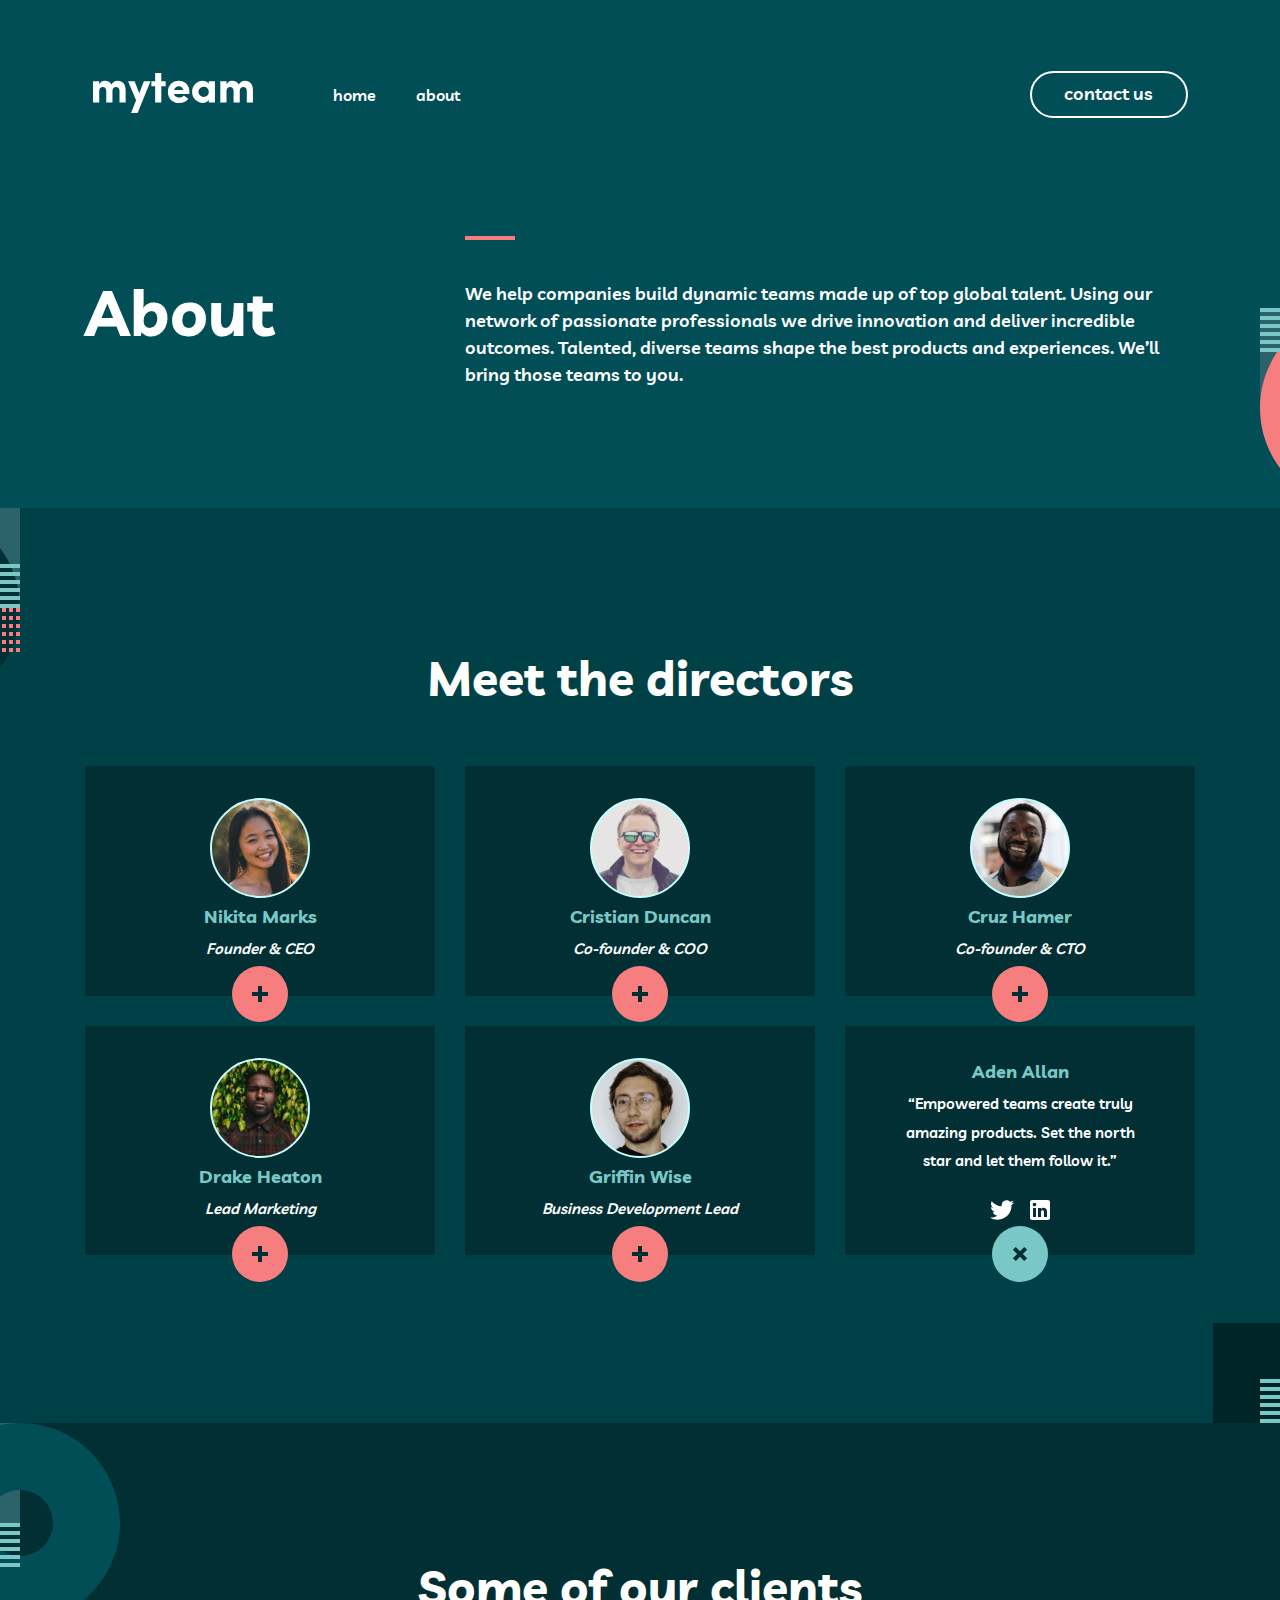
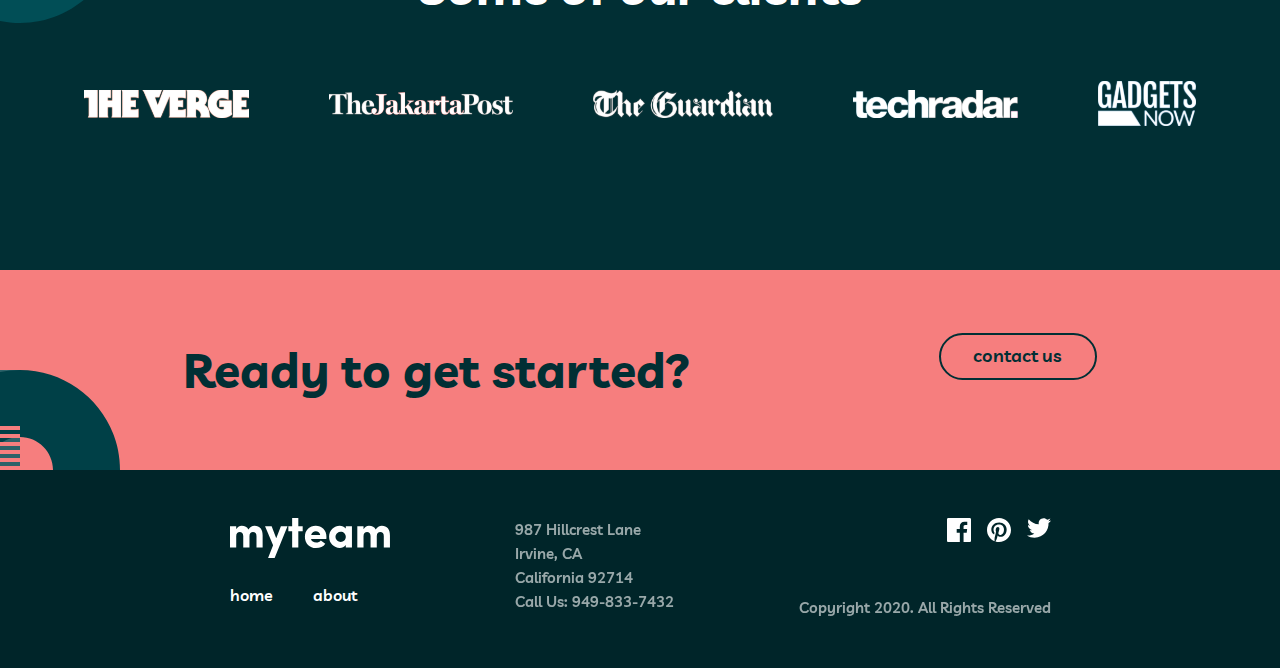
<file: scss/pages/about.html>
<!DOCTYPE html>
<html lang="en">
  <head>
    <meta charset="UTF-8" />
    <meta name="viewport" content="width=device-width, initial-scale=1.0" />
    <title>About</title>
    <link rel="stylesheet" href="../../css/style.css" />
  </head>

  <body>
    <!--HEADER START-->
    <header class="header">
      <nav class="sitenav container">
        <div class="header__left">
          <div class="header__logo">
            <a href="#"><img src="../../images/myteam 2.svg" alt="logo" /></a>
          </div>
          <div class="header__list">
            <ul class="header__sitenav__list">
              <li class="header__sitenav__item">
                <a class="header__link" href="../../index.html">home</a>
              </li>
              <li class="header__sitenav__item">
                <a class="header__link" href="#">about</a>
              </li>
            </ul>
          </div>
        </div>
        <div class="header__btn">
          <a class="primary-btn-light" href="./contact.html">contact us</a>
        </div>
        <button class="header__toggle-btn">
          <img src="../../images/toggle-btn.svg" alt="" />
        </button>
      </nav>
    </header>
    <!-- HEADER END -->

    <!-- MAIN START -->
    <main class="main">
      <section class="about-section">
        <div class="about-section__container container">
          <div class="about-section__heading-container">
            <h2 class="about-section__heading">About</h2>
          </div>

          <div class="about-section__text-container">
            <img
              class="about-section__on-text-bg"
              src="../../images/build-teams-bg-and-about-bg.svg"
              alt=""
            />
            <p class="about-section__text">
              We help companies build dynamic teams made up of top global
              talent. Using our network of passionate professionals we drive
              innovation and deliver incredible outcomes. Talented, diverse
              teams shape the best products and experiences. We’ll bring those
              teams to you.
            </p>
          </div>
        </div>
      </section>

      <section class="directors-section">
        <div class="directors-section__heading-container">
          <h3 class="directors-section__heading">Meet the directors</h3>
        </div>

        <div class="directors-section__boxes-container">
          <div class="directors-section__wrapper">
            <div class="directors-section__boxes">
              <div class="directors-section__box-inner-left">
                <img src="../../images/nikita.svg" alt="" />
                <h4 class="directors-section__boxes-heading">Nikita Marks</h4>
                <p class="directors-section__boxes__job">Founder & CEO</p>
              </div>
              <div class="directors-section__box-inner-plus">
                <svg
                  width="56"
                  height="56"
                  viewBox="0 0 56 56"
                  fill="none"
                  xmlns="http://www.w3.org/2000/svg"
                >
                  <circle cx="28" cy="28" r="28" fill="#F67E7E" />
                  <path
                    fill-rule="evenodd"
                    clip-rule="evenodd"
                    d="M30 20H26V26H20V30H26V36H30V30H36V26H30V20Z"
                    fill="#012F34"
                  />
                </svg>
              </div>
            </div>
            <div class="directors-section__boxes">
              <div class="directors-section__box-inner-left">
                <img src="../../images/cristian.svg" alt="" />
                <h4 class="directors-section__boxes-heading">
                  Cristian Duncan
                </h4>
                <p class="directors-section__boxes__job">Co-founder & COO</p>
              </div>
              <div class="directors-section__box-inner-plus">
                <svg
                  width="56"
                  height="56"
                  viewBox="0 0 56 56"
                  fill="none"
                  xmlns="http://www.w3.org/2000/svg"
                >
                  <circle cx="28" cy="28" r="28" fill="#F67E7E" />
                  <path
                    fill-rule="evenodd"
                    clip-rule="evenodd"
                    d="M30 20H26V26H20V30H26V36H30V30H36V26H30V20Z"
                    fill="#012F34"
                  />
                </svg>
              </div>
            </div>
            <div class="directors-section__boxes">
              <div class="directors-section__box-inner-left">
                <img src="../../images/hamer.svg" alt="" />
                <h4 class="directors-section__boxes-heading">Cruz Hamer</h4>
                <p class="directors-section__boxes__job">Co-founder & CTO</p>
              </div>
              <div class="directors-section__box-inner-plus">
                <svg
                  width="56"
                  height="56"
                  viewBox="0 0 56 56"
                  fill="none"
                  xmlns="http://www.w3.org/2000/svg"
                >
                  <circle cx="28" cy="28" r="28" fill="#F67E7E" />
                  <path
                    fill-rule="evenodd"
                    clip-rule="evenodd"
                    d="M30 20H26V26H20V30H26V36H30V30H36V26H30V20Z"
                    fill="#012F34"
                  />
                </svg>
              </div>
            </div>

            <div class="directors-section__boxes">
              <div class="directors-section__box-inner-left">
                <img src="../../images/drake.svg" alt="" />
                <h4 class="directors-section__boxes-heading">Drake Heaton</h4>
                <p class="directors-section__boxes__job">Lead Marketing</p>
              </div>
              <div class="directors-section__box-inner-plus">
                <svg
                  class="plus"
                  width="56"
                  height="56"
                  viewBox="0 0 56 56"
                  fill="none"
                  xmlns="http://www.w3.org/2000/svg"
                >
                  <circle cx="28" cy="28" r="28" fill="#F67E7E" />
                  <path
                    fill-rule="evenodd"
                    clip-rule="evenodd"
                    d="M30 20H26V26H20V30H26V36H30V30H36V26H30V20Z"
                    fill="#012F34"
                  />
                </svg>
              </div>
            </div>

            <div class="directors-section__boxes">
              <div class="directors-section__box-inner-left">
                <img src="../../images/wise.svg" alt="" />
                <h4 class="directors-section__boxes-heading">Griffin Wise</h4>
                <p class="directors-section__boxes__job">
                  Business Development Lead
                </p>
              </div>
              <div class="directors-section__box-inner-plus">
                <svg
                  width="56"
                  height="56"
                  viewBox="0 0 56 56"
                  fill="none"
                  xmlns="http://www.w3.org/2000/svg"
                >
                  <circle cx="28" cy="28" r="28" fill="#F67E7E" />
                  <path
                    fill-rule="evenodd"
                    clip-rule="evenodd"
                    d="M30 20H26V26H20V30H26V36H30V30H36V26H30V20Z"
                    fill="#012F34"
                  />
                </svg>
              </div>
            </div>
            <div class="directors-section__boxes last-box">
              <div class="directors-section__box-inner-left">
                <h4 class="directors-section__boxes-heading">Aden Allan</h4>

                <p class="directors-section__boxes-text">
                  “Empowered teams create truly amazing products. Set the north
                  star and let them follow it.”
                </p>
              </div>
              <div class="socials">
                <div class="social-icons">
                  <svg
                    width="24"
                    height="20"
                    viewBox="0 0 24 20"
                    fill="none"
                    xmlns="http://www.w3.org/2000/svg"
                  >
                    <path
                      d="M24 2.55699C23.117 2.94899 22.168 3.21299 21.172 3.33199C22.189 2.72299 22.97 1.75799 23.337 0.607986C22.386 1.17199 21.332 1.58199 20.21 1.80299C19.313 0.845986 18.032 0.247986 16.616 0.247986C13.437 0.247986 11.101 3.21399 11.819 6.29299C7.728 6.08799 4.1 4.12799 1.671 1.14899C0.381 3.36199 1.002 6.25699 3.194 7.72299C2.388 7.69699 1.628 7.47599 0.965 7.10699C0.911 9.38799 2.546 11.522 4.914 11.997C4.221 12.185 3.462 12.229 2.69 12.081C3.316 14.037 5.134 15.46 7.29 15.5C5.22 17.123 2.612 17.848 0 17.54C2.179 18.937 4.768 19.752 7.548 19.752C16.69 19.752 21.855 12.031 21.543 5.10599C22.505 4.41099 23.34 3.54399 24 2.55699Z"
                      fill="white"
                    />
                  </svg>
                </div>
                <div class="social-icons">
                  <svg
                    width="20"
                    height="20"
                    viewBox="0 0 20 20"
                    fill="none"
                    xmlns="http://www.w3.org/2000/svg"
                  >
                    <g id="icon-linkedin">
                      <path
                        id="Shape"
                        fill-rule="evenodd"
                        clip-rule="evenodd"
                        d="M2 0H18C19.1 0 20 0.9 20 2V18C20 19.1 19.1 20 18 20H2C0.9 20 0 19.1 0 18V2C0 0.9 0.9 0 2 0ZM6 17V8H3V17H6ZM4.5 6.3C3.5 6.3 2.7 5.5 2.7 4.5C2.7 3.5 3.5 2.7 4.5 2.7C5.5 2.7 6.3 3.5 6.3 4.5C6.3 5.5 5.5 6.3 4.5 6.3ZM14 17H17V11.3C17 9.4 15.4 7.8 13.5 7.8C12.6 7.8 11.5 8.4 11 9.2V8H8V17H11V11.7C11 10.9 11.7 10.2 12.5 10.2C13.3 10.2 14 10.9 14 11.7V17Z"
                        fill="white"
                      />
                    </g>
                  </svg>
                </div>
              </div>

              <div class="directors-section__box-inner-blue-img">
                <svg
                  width="56"
                  height="56"
                  viewBox="0 0 56 56"
                  fill="none"
                  xmlns="http://www.w3.org/2000/svg"
                >
                  <circle cx="28" cy="28" r="28" fill="#79C8C7" />
                  <path
                    fill-rule="evenodd"
                    clip-rule="evenodd"
                    d="M35.0711 23.7573L32.2426 20.9289L28 25.1716L23.7574 20.9289L20.9289 23.7573L25.1716 28L20.9289 32.2426L23.7574 35.0711L28 30.8284L32.2426 35.0711L35.0711 32.2426L30.8284 28L35.0711 23.7573Z"
                    fill="#012F34"
                  />
                </svg>
              </div>
            </div>
          </div>
        </div>
      </section>

      <section class="clients-section">
        <div class="clients-section__heading">
          <h3>Some of our clients</h3>
        </div>
        <div class="clients-section__logos-container">
          <div class="clients-section__client-logos">
            <a href="#"><img src="../../images/the-verge@2x.svg" alt="" /></a>
          </div>
          <div class="clients-section__client-logos">
            <a href="#"
              ><img src="../../images/the-jakarta-post@2x.svg" alt=""
            /></a>
          </div>
          <div class="clients-section__client-logos">
            <a href="#"><img src="../../images/the-guardian.svg" alt="" /></a>
          </div>
          <div class="clients-section__client-logos">
            <a href="#"><img src="../../images/techradar@2x.svg" alt="" /></a>
          </div>
          <div class="clients-section__client-logos">
            <a href="#"><img src="../../images/gadgets-now.svg" alt="" /></a>
          </div>
        </div>
      </section>

      <section class="ready-section">
        <div class="ready-section__container container">
          <div class="ready-section__heading-container">
            <h3 class="ready-section__heading">Ready to get started?</h3>
          </div>
          <div class="ready-section__btn">
            <a class="primary-btn-dark" href="./scss/pages/contact.html"
              >contact us</a
            >
          </div>
        </div>
      </section>
    </main>
    <!-- MAIN END -->

    <footer class="footer">
      <div class="footer__container">
        <div class="footer__left-container">
          <div class="footer__logo">
            <a href="#"><img src="../../images/myteam 2.svg " alt="" /></a>
          </div>
          <div class="footer__list-container">
            <ul class="footer__list">
              <li class="footer__list__item">
                <a class="footer__list__item__link" href="#">home</a>
              </li>
              <li class="footer__list__item">
                <a
                  class="footer__list__item__link"
                  href="./scss/pages/about.html"
                  >about</a
                >
              </li>
            </ul>
          </div>
        </div>

        <div class="footer__addresses">
          <ul class="footer__addresses__list">
            <li class="footer__addresses__list__item">
              <address>987 Hillcrest Lane</address>
            </li>
            <li class="footer__addresses__list__item">
              <address>Irvine, CA</address>
            </li>
            <li class="footer__addresses__list__item">
              <address>California 92714</address>
            </li>
            <li class="footer__addresses__list__item">
              <a class="footer__contact" href="tel:9498337432"
                >Call Us: 949-833-7432</a
              >
            </li>
          </ul>
        </div>

        <div class="footer__socials">
          <div class="footer__socials-copyright">
            <div class="footer__social-icon">
              <svg
                width="24"
                height="24"
                viewBox="0 0 24 24"
                fill="none"
                xmlns="http://www.w3.org/2000/svg"
              >
                <path
                  d="M22.675 0H1.325C0.593 0 0 0.593 0 1.325V22.676C0 23.407 0.593 24 1.325 24H12.82V14.706H9.692V11.084H12.82V8.413C12.82 5.313 14.713 3.625 17.479 3.625C18.804 3.625 19.942 3.724 20.274 3.768V7.008L18.356 7.009C16.852 7.009 16.561 7.724 16.561 8.772V11.085H20.148L19.681 14.707H16.561V24H22.677C23.407 24 24 23.407 24 22.675V1.325C24 0.593 23.407 0 22.675 0Z"
                  fill="white"
                />
              </svg>
            </div>
            <div class="footer__social-icon">
              <svg
                width="24"
                height="24"
                viewBox="0 0 24 24"
                fill="none"
                xmlns="http://www.w3.org/2000/svg"
              >
                <path
                  d="M12 0C5.373 0 0 5.372 0 12C0 17.084 3.163 21.426 7.627 23.174C7.522 22.225 7.427 20.769 7.669 19.733C7.887 18.796 9.076 13.768 9.076 13.768C9.076 13.768 8.717 13.049 8.717 11.986C8.717 10.318 9.684 9.072 10.888 9.072C11.911 9.072 12.406 9.841 12.406 10.762C12.406 11.791 11.751 13.33 11.412 14.757C11.129 15.951 12.011 16.926 13.189 16.926C15.322 16.926 16.961 14.677 16.961 11.431C16.961 8.558 14.897 6.549 11.949 6.549C8.535 6.549 6.531 9.11 6.531 11.756C6.531 12.787 6.928 13.894 7.424 14.494C7.522 14.613 7.536 14.718 7.507 14.839L7.174 16.199C7.121 16.419 7 16.466 6.772 16.36C5.273 15.662 4.336 13.471 4.336 11.711C4.336 7.926 7.086 4.449 12.265 4.449C16.428 4.449 19.663 7.416 19.663 11.38C19.663 15.516 17.056 18.844 13.436 18.844C12.22 18.844 11.077 18.213 10.686 17.466L9.938 20.319C9.667 21.362 8.936 22.669 8.446 23.465C9.57 23.812 10.763 24 12 24C18.627 24 24 18.627 24 12C24 5.372 18.627 0 12 0Z"
                  fill="white"
                />
              </svg>
            </div>
            <div class="footer__social-icon">
              <svg
                width="24"
                height="20"
                viewBox="0 0 24 20"
                fill="none"
                xmlns="http://www.w3.org/2000/svg"
              >
                <path
                  d="M24 2.55699C23.117 2.94899 22.168 3.21299 21.172 3.33199C22.189 2.72299 22.97 1.75799 23.337 0.607986C22.386 1.17199 21.332 1.58199 20.21 1.80299C19.313 0.845986 18.032 0.247986 16.616 0.247986C13.437 0.247986 11.101 3.21399 11.819 6.29299C7.728 6.08799 4.1 4.12799 1.671 1.14899C0.381 3.36199 1.002 6.25699 3.194 7.72299C2.388 7.69699 1.628 7.47599 0.965 7.10699C0.911 9.38799 2.546 11.522 4.914 11.997C4.221 12.185 3.462 12.229 2.69 12.081C3.316 14.037 5.134 15.46 7.29 15.5C5.22 17.123 2.612 17.848 0 17.54C2.179 18.937 4.768 19.752 7.548 19.752C16.69 19.752 21.855 12.031 21.543 5.10599C22.505 4.41099 23.34 3.54399 24 2.55699Z"
                  fill="white"
                />
              </svg>
            </div>
          </div>
          <div class="footer__socials-copyright">
            <div class="footer__copyright">
              <p class="footer__copyright-text">
                Copyright 2020. All Rights Reserved
              </p>
            </div>
          </div>
        </div>
      </div>
    </footer>
  </body>
</html>
</file>
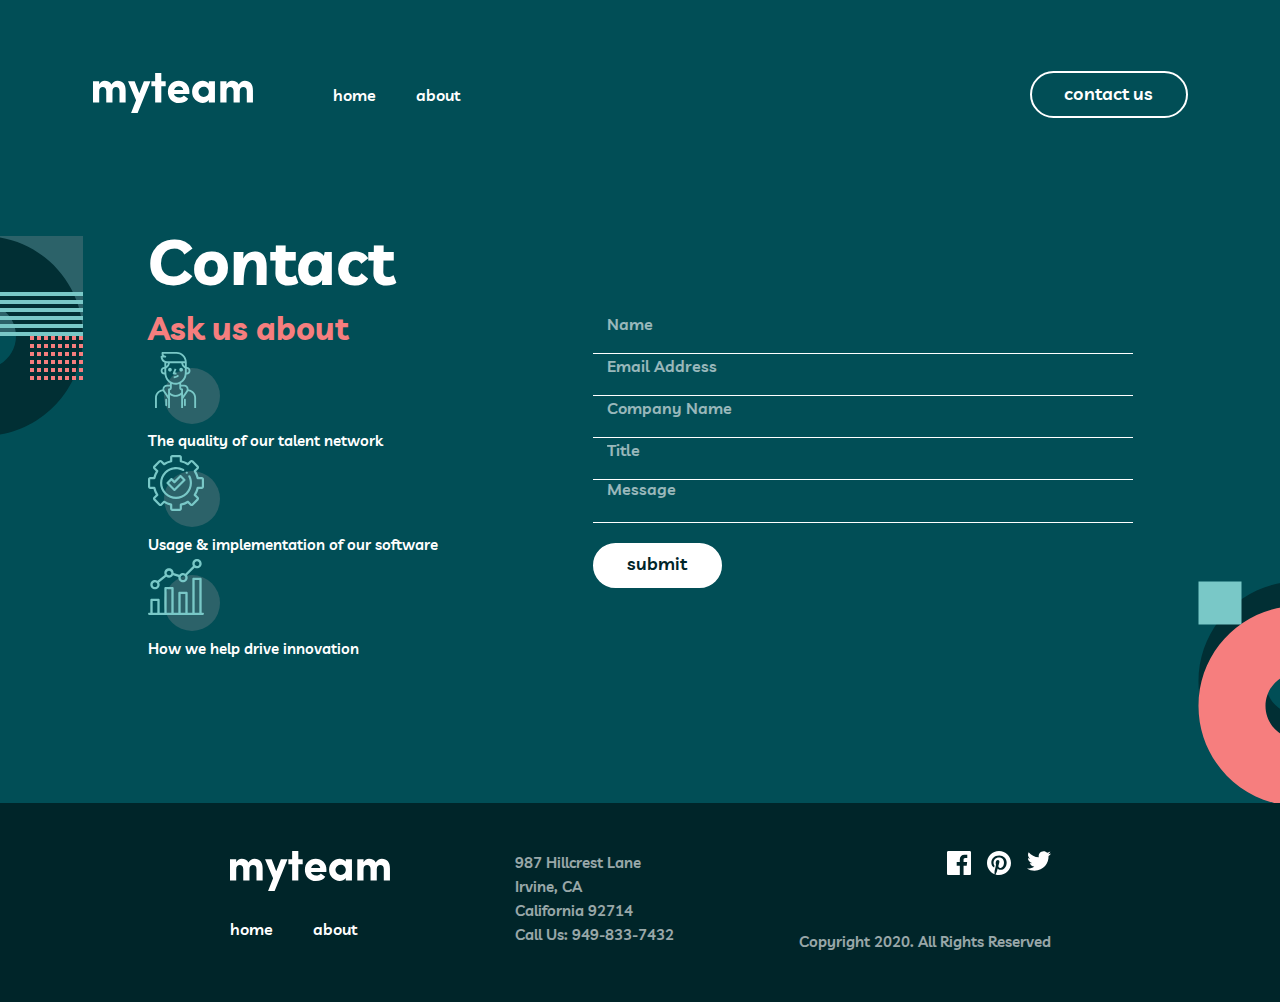
<file: scss/pages/contact.html>
<!DOCTYPE html>
<html lang="en">
  <head>
    <meta charset="UTF-8" />
    <meta name="viewport" content="width=device-width, initial-scale=1.0" />
    <title>Contact</title>
    <link rel="stylesheet" href="../../css/style.css" />
  </head>

  <body>
    <header class="header">
      <nav class="sitenav container">
        <div class="header__left">
          <div class="header__logo">
            <a href="#"><img src="../../images/myteam 2.svg" alt="logo" /></a>
          </div>
          <div class="header__list">
            <ul class="header__sitenav__list">
              <li class="header__sitenav__item">
                <a class="header__link" href="../../index.html">home</a>
              </li>
              <li class="header__sitenav__item">
                <a class="header__link" href="#">about</a>
              </li>
            </ul>
          </div>
        </div>
        <div class="header__btn">
          <a class="primary-btn-light" href="./contact.html">contact us</a>
        </div>
        <button class="header__toggle-btn">
          <img src="../../images/toggle-btn.svg" alt="" />
        </button>
      </nav>
    </header>

    <main class="main">
      <section class="contact-section">
        <div class="contact-section__side-container container">
          <div class="leftt">
            <div class="contact-section__left">
              <div class="contact-section__left-top">
                <h2>Contact</h2>
                <h3 class="contact-section__ask-heading">Ask us about</h3>
              </div>
              <div class="contact-left-bottom">
                <div class="contact-section__question-type">
                  <img src="../../images/experienced-individuals.svg" alt="" />
                  <p class="contact-section__question-type__text">
                    The quality of our talent network
                  </p>
                </div>
                <div class="contact-section__question-type">
                  <img src="../../images/implementation-img.svg" alt="" />
                  <p class="contact-section__question-type__text">
                    Usage & implementation of our software
                  </p>
                </div>
                <div class="contact-section__question-type">
                  <img src="../../images/enhanced-productivity.svg" alt="" />
                  <p class="contact-section__question-type__text">
                    How we help drive innovation
                  </p>
                </div>
              </div>
            </div>
          </div>
          <div class="rightht">
            <div class="contact-section__right">
              <form class="contact-section__card">
                <input
                  class="contact-section__space"
                  type="text"
                  placeholder="Name"
                />
                <input
                  class="contact-section__space"
                  type="email"
                  placeholder="Email Address"
                />
                <input
                  class="contact-section__space"
                  type="text"
                  placeholder="Company Name"
                />
                <input
                  class="contact-section__space"
                  type="text"
                  placeholder="Title"
                />
                <input
                  class="contact-section__space message"
                  type="text"
                  placeholder="Message"
                />
              </form>
              <button class="secondary-btn">submit</button>
            </div>
          </div>
        </div>
      </section>
    </main>

    <footer class="footer">
      <div class="footer__container">
        <div class="footer__left-container">
          <div class="footer__logo">
            <a href="#"><img src="../../images/myteam 2.svg " alt="" /></a>
          </div>
          <div class="footer__list-container">
            <ul class="footer__list">
              <li class="footer__list__item">
                <a class="footer__list__item__link" href="#">home</a>
              </li>
              <li class="footer__list__item">
                <a
                  class="footer__list__item__link"
                  href="./scss/pages/about.html"
                  >about</a
                >
              </li>
            </ul>
          </div>
        </div>

        <div class="footer__addresses">
          <ul class="footer__addresses__list">
            <li class="footer__addresses__list__item">
              <address>987 Hillcrest Lane</address>
            </li>
            <li class="footer__addresses__list__item">
              <address>Irvine, CA</address>
            </li>
            <li class="footer__addresses__list__item">
              <address>California 92714</address>
            </li>
            <li class="footer__addresses__list__item">
              <a class="footer__contact" href="tel:9498337432"
                >Call Us: 949-833-7432</a
              >
            </li>
          </ul>
        </div>

        <div class="footer__socials">
          <div class="footer__socials-copyright">
            <div class="footer__social-icon">
              <svg
                width="24"
                height="24"
                viewBox="0 0 24 24"
                fill="none"
                xmlns="http://www.w3.org/2000/svg"
              >
                <path
                  d="M22.675 0H1.325C0.593 0 0 0.593 0 1.325V22.676C0 23.407 0.593 24 1.325 24H12.82V14.706H9.692V11.084H12.82V8.413C12.82 5.313 14.713 3.625 17.479 3.625C18.804 3.625 19.942 3.724 20.274 3.768V7.008L18.356 7.009C16.852 7.009 16.561 7.724 16.561 8.772V11.085H20.148L19.681 14.707H16.561V24H22.677C23.407 24 24 23.407 24 22.675V1.325C24 0.593 23.407 0 22.675 0Z"
                  fill="white"
                />
              </svg>
            </div>
            <div class="footer__social-icon">
              <svg
                width="24"
                height="24"
                viewBox="0 0 24 24"
                fill="none"
                xmlns="http://www.w3.org/2000/svg"
              >
                <path
                  d="M12 0C5.373 0 0 5.372 0 12C0 17.084 3.163 21.426 7.627 23.174C7.522 22.225 7.427 20.769 7.669 19.733C7.887 18.796 9.076 13.768 9.076 13.768C9.076 13.768 8.717 13.049 8.717 11.986C8.717 10.318 9.684 9.072 10.888 9.072C11.911 9.072 12.406 9.841 12.406 10.762C12.406 11.791 11.751 13.33 11.412 14.757C11.129 15.951 12.011 16.926 13.189 16.926C15.322 16.926 16.961 14.677 16.961 11.431C16.961 8.558 14.897 6.549 11.949 6.549C8.535 6.549 6.531 9.11 6.531 11.756C6.531 12.787 6.928 13.894 7.424 14.494C7.522 14.613 7.536 14.718 7.507 14.839L7.174 16.199C7.121 16.419 7 16.466 6.772 16.36C5.273 15.662 4.336 13.471 4.336 11.711C4.336 7.926 7.086 4.449 12.265 4.449C16.428 4.449 19.663 7.416 19.663 11.38C19.663 15.516 17.056 18.844 13.436 18.844C12.22 18.844 11.077 18.213 10.686 17.466L9.938 20.319C9.667 21.362 8.936 22.669 8.446 23.465C9.57 23.812 10.763 24 12 24C18.627 24 24 18.627 24 12C24 5.372 18.627 0 12 0Z"
                  fill="white"
                />
              </svg>
            </div>
            <div class="footer__social-icon">
              <svg
                width="24"
                height="20"
                viewBox="0 0 24 20"
                fill="none"
                xmlns="http://www.w3.org/2000/svg"
              >
                <path
                  d="M24 2.55699C23.117 2.94899 22.168 3.21299 21.172 3.33199C22.189 2.72299 22.97 1.75799 23.337 0.607986C22.386 1.17199 21.332 1.58199 20.21 1.80299C19.313 0.845986 18.032 0.247986 16.616 0.247986C13.437 0.247986 11.101 3.21399 11.819 6.29299C7.728 6.08799 4.1 4.12799 1.671 1.14899C0.381 3.36199 1.002 6.25699 3.194 7.72299C2.388 7.69699 1.628 7.47599 0.965 7.10699C0.911 9.38799 2.546 11.522 4.914 11.997C4.221 12.185 3.462 12.229 2.69 12.081C3.316 14.037 5.134 15.46 7.29 15.5C5.22 17.123 2.612 17.848 0 17.54C2.179 18.937 4.768 19.752 7.548 19.752C16.69 19.752 21.855 12.031 21.543 5.10599C22.505 4.41099 23.34 3.54399 24 2.55699Z"
                  fill="white"
                />
              </svg>
            </div>
          </div>
          <div class="footer__socials-copyright">
            <div class="footer__copyright">
              <p class="footer__copyright-text">
                Copyright 2020. All Rights Reserved
              </p>
            </div>
          </div>
        </div>
      </div>
    </footer>
  </body>
</html>
</file>
<file: css/style.css>
/*! normalize.css v8.0.1 | MIT License | github.com/necolas/normalize.css */
/* Document
   ========================================================================== */
/**
 * 1. Correct the line height in all browsers.
 * 2. Prevent adjustments of font size after orientation changes in iOS.
 */
html {
  line-height: 1.15;
  /* 1 */
  -webkit-text-size-adjust: 100%;
  /* 2 */
}

/* Sections
       ========================================================================== */
/**
     * Remove the margin in all browsers.
     */
body {
  margin: 0;
}

/**
     * Render the `main` element consistently in IE.
     */
main {
  display: block;
}

/**
     * Correct the font size and margin on `h1` elements within `section` and
     * `article` contexts in Chrome, Firefox, and Safari.
     */
h1 {
  font-size: 2em;
  margin: 0.67em 0;
}

/* Grouping content
       ========================================================================== */
/**
     * 1. Add the correct box sizing in Firefox.
     * 2. Show the overflow in Edge and IE.
     */
hr {
  box-sizing: content-box;
  /* 1 */
  height: 0;
  /* 1 */
  overflow: visible;
  /* 2 */
}

/**
     * 1. Correct the inheritance and scaling of font size in all browsers.
     * 2. Correct the odd `em` font sizing in all browsers.
     */
pre {
  font-family: monospace, monospace;
  /* 1 */
  font-size: 1em;
  /* 2 */
}

/* Text-level semantics
       ========================================================================== */
/**
     * Remove the gray background on active links in IE 10.
     */
a {
  background-color: transparent;
}

/**
     * 1. Remove the bottom border in Chrome 57-
     * 2. Add the correct text decoration in Chrome, Edge, IE, Opera, and Safari.
     */
abbr[title] {
  border-bottom: none;
  /* 1 */
  text-decoration: underline;
  /* 2 */
  -webkit-text-decoration: underline dotted;
          text-decoration: underline dotted;
  /* 2 */
}

/**
     * Add the correct font weight in Chrome, Edge, and Safari.
     */
b,
strong {
  font-weight: bolder;
}

/**
     * 1. Correct the inheritance and scaling of font size in all browsers.
     * 2. Correct the odd `em` font sizing in all browsers.
     */
code,
kbd,
samp {
  font-family: monospace, monospace;
  /* 1 */
  font-size: 1em;
  /* 2 */
}

/**
     * Add the correct font size in all browsers.
     */
small {
  font-size: 80%;
}

/**
     * Prevent `sub` and `sup` elements from affecting the line height in
     * all browsers.
     */
sub,
sup {
  font-size: 75%;
  line-height: 0;
  position: relative;
  vertical-align: baseline;
}

sub {
  bottom: -0.25em;
}

sup {
  top: -0.5em;
}

/* Embedded content
       ========================================================================== */
/**
     * Remove the border on images inside links in IE 10.
     */
img {
  border-style: none;
}

/* Forms
       ========================================================================== */
/**
     * 1. Change the font styles in all browsers.
     * 2. Remove the margin in Firefox and Safari.
     */
button,
input,
optgroup,
select,
textarea {
  font-family: inherit;
  /* 1 */
  font-size: 100%;
  /* 1 */
  line-height: 1.15;
  /* 1 */
  margin: 0;
  /* 2 */
}

/**
     * Show the overflow in IE.
     * 1. Show the overflow in Edge.
     */
button,
input {
  /* 1 */
  overflow: visible;
}

/**
     * Remove the inheritance of text transform in Edge, Firefox, and IE.
     * 1. Remove the inheritance of text transform in Firefox.
     */
button,
select {
  /* 1 */
  text-transform: none;
}

/**
     * Correct the inability to style clickable types in iOS and Safari.
     */
button,
[type=button],
[type=reset],
[type=submit] {
  -webkit-appearance: button;
}

/**
     * Remove the inner border and padding in Firefox.
     */
button::-moz-focus-inner,
[type=button]::-moz-focus-inner,
[type=reset]::-moz-focus-inner,
[type=submit]::-moz-focus-inner {
  border-style: none;
  padding: 0;
}

/**
     * Restore the focus styles unset by the previous rule.
     */
button:-moz-focusring,
[type=button]:-moz-focusring,
[type=reset]:-moz-focusring,
[type=submit]:-moz-focusring {
  outline: 1px dotted ButtonText;
}

/**
     * Correct the padding in Firefox.
     */
fieldset {
  padding: 0.35em 0.75em 0.625em;
}

/**
     * 1. Correct the text wrapping in Edge and IE.
     * 2. Correct the color inheritance from `fieldset` elements in IE.
     * 3. Remove the padding so developers are not caught out when they zero out
     *    `fieldset` elements in all browsers.
     */
legend {
  box-sizing: border-box;
  /* 1 */
  color: inherit;
  /* 2 */
  display: table;
  /* 1 */
  max-width: 100%;
  /* 1 */
  padding: 0;
  /* 3 */
  white-space: normal;
  /* 1 */
}

/**
     * Add the correct vertical alignment in Chrome, Firefox, and Opera.
     */
progress {
  vertical-align: baseline;
}

/**
     * Remove the default vertical scrollbar in IE 10+.
     */
textarea {
  overflow: auto;
}

/**
     * 1. Add the correct box sizing in IE 10.
     * 2. Remove the padding in IE 10.
     */
[type=checkbox],
[type=radio] {
  box-sizing: border-box;
  /* 1 */
  padding: 0;
  /* 2 */
}

/**
     * Correct the cursor style of increment and decrement buttons in Chrome.
     */
[type=number]::-webkit-inner-spin-button,
[type=number]::-webkit-outer-spin-button {
  height: auto;
}

/**
     * 1. Correct the odd appearance in Chrome and Safari.
     * 2. Correct the outline style in Safari.
     */
[type=search] {
  -webkit-appearance: textfield;
  /* 1 */
  outline-offset: -2px;
  /* 2 */
}

/**
     * Remove the inner padding in Chrome and Safari on macOS.
     */
[type=search]::-webkit-search-decoration {
  -webkit-appearance: none;
}

/**
     * 1. Correct the inability to style clickable types in iOS and Safari.
     * 2. Change font properties to `inherit` in Safari.
     */
::-webkit-file-upload-button {
  -webkit-appearance: button;
  /* 1 */
  font: inherit;
  /* 2 */
}

/* Interactive
       ========================================================================== */
/*
     * Add the correct display in Edge, IE 10+, and Firefox.
     */
details {
  display: block;
}

/*
     * Add the correct display in all browsers.
     */
summary {
  display: list-item;
}

/* Misc
       ========================================================================== */
/**
     * Add the correct display in IE 10+.
     */
template {
  display: none;
}

/**
     * Add the correct display in IE 10.
     */
[hidden] {
  display: none;
}

* {
  margin: 0;
  padding: 0;
  box-sizing: border-box;
  color: #fff;
}

html {
  height: 100vh;
  font-size: 62.5%;
  scroll-behavior: smooth;
}

body {
  height: 100%;
  background-color: #014e56;
  display: flex;
  flex-direction: column;
  align-items: center;
}

.main {
  flex-grow: 1;
}

h1 {
  font-size: 10rem;
  line-height: 1;
  font-weight: 700;
}

h2 {
  font-size: 6.4rem;
  line-height: 0.8;
  font-weight: 700;
}

h3 {
  font-size: 4.8rem;
  line-height: 1;
  font-weight: 700;
}

h4 {
  font-size: 1.8rem;
  line-height: 1.5;
  font-weight: 700;
}

a {
  text-decoration: none;
}

ul,
ol {
  list-style: none;
}

p {
  font-size: 1.5rem;
  line-height: 1.9;
  font-weight: 600;
}

.container {
  margin-left: 16.5rem;
  margin-right: 16.5rem;
}

/* livvic-600 - latin */
@font-face {
  font-display: swap;
  /* Check https://developer.mozilla.org/en-US/docs/Web/CSS/@font-face/font-display for other options. */
  font-family: "Livvic";
  font-style: normal;
  font-weight: 600;
  src: url("../fonts/livvic-v14-latin-600.woff2") format("woff2");
  /* Chrome 36+, Opera 23+, Firefox 39+, Safari 12+, iOS 10+ */
}
/* livvic-700 - latin */
@font-face {
  font-display: swap;
  /* Check https://developer.mozilla.org/en-US/docs/Web/CSS/@font-face/font-display for other options. */
  font-family: "Livvic";
  font-style: normal;
  font-weight: 700;
  src: url("../fonts/livvic-v14-latin-700.woff2") format("woff2");
  /* Chrome 36+, Opera 23+, Firefox 39+, Safari 12+, iOS 10+ */
}
body {
  font-family: "Livvic";
  font-size: 1.6rem;
  font-weight: 600;
}

.primary-btn-light,
.primary-btn-dark,
.secondary-btn {
  padding-top: 0.9rem;
  padding-bottom: 1.1rem;
  padding-left: 3.2rem;
  padding-right: 3.3rem;
  font-size: 1.8rem;
  font-weight: 600;
  border-radius: 2.4rem;
  transition: 0.3s;
}

.primary-btn-light {
  border: 2px solid #fff;
  background-color: transparent;
  color: #fff;
}
.primary-btn-light:hover {
  background-color: #fff;
  color: #002529;
}

.primary-btn-dark {
  border: 2px solid #012f34;
  background-color: transparent;
  color: #012f34;
}
.primary-btn-dark:hover {
  background-color: #012f34;
  color: #fff;
}

.secondary-btn {
  border: 2px solid #fff;
  background-color: #fff;
  color: #002529;
}
.secondary-btn:hover {
  background-color: #79c8c7;
  border-color: #79c8c7;
}

@media (max-width: 1095px) {
  .primary-btn-light,
  .primary-btn-dark,
  .secondary-btn {
    display: block;
    text-wrap: nowrap;
  }
}
.header {
  width: 100%;
  background-color: #014e56;
  padding-bottom: 12.9rem;
  display: flex;
  justify-content: space-between;
  align-items: center;
}
.header__left {
  display: flex;
  align-items: center;
  justify-content: center;
  gap: 8rem;
}
.header__sitenav__list {
  display: flex;
  gap: 4rem;
}
.header__link:hover {
  color: #f67e7e;
}
.header__toggle-btn {
  background-color: transparent;
  border: 0;
  display: block;
  margin-left: auto;
  display: none;
}

.sitenav-container {
  display: flex;
  justify-content: center;
  align-items: center;
}

.sitenav {
  padding-top: 7.3rem;
  display: flex;
  gap: 57rem;
  align-items: center;
  margin-left: auto;
  margin-right: auto;
}

.footer {
  width: 100%;
  background-color: #002529;
  padding-top: 4.8rem;
  padding-bottom: 4.8rem;
  padding-left: 16.5rem;
  padding-right: 16.5rem;
  display: flex;
  justify-content: center;
  align-items: center;
}
.footer__container {
  display: flex;
  gap: 12.5rem;
  justify-content: space-between;
}
.footer__left-container {
  display: flex;
  flex-direction: column;
  gap: 2.5rem;
}
.footer__list {
  display: flex;
  gap: 4rem;
}
.footer__list__item__link:hover {
  color: #f67e7e;
}
.footer__socials {
  display: flex;
  flex-direction: column;
  gap: 5.1rem;
  align-items: end;
}
.footer__socials-copyright {
  display: flex;
  gap: 1.6rem;
}
.footer__social-icon:hover path {
  fill: #f67e7e;
}
.footer__copyright-text {
  font-size: 1.5rem;
  line-height: 1.6;
  font-weight: 600;
  opacity: 60%;
}
.footer__addresses__list {
  display: flex;
  flex-direction: column;
  font-size: 1.5rem;
  line-height: 1.6;
  font-weight: 600;
  opacity: 60%;
}
.footer address {
  font-style: normal;
}

.finding-talent-section {
  background-color: #014e56;
  background-image: url(../images/hero-bottom-img.svg);
  background-repeat: no-repeat;
  background-position: bottom right;
}
.finding-talent-section__sides-container {
  display: flex;
  align-items: center;
  padding-bottom: 12rem;
}
.finding-talent-section__hero-left-img {
  position: absolute;
  top: 25rem;
}
.finding-talent-section__heading {
  width: 62rem;
}
.finding-talent-section__heading-span {
  color: #f67e7e;
}
.finding-talent-section__right {
  display: flex;
  flex-direction: column;
  gap: 7.9rem;
  align-items: baseline;
}
.finding-talent-section__right-text {
  width: 44.5rem;
  font-size: 1.8rem;
  line-height: 1.5;
  font-weight: 600;
}

.build-teams-section {
  background-color: #012f34;
  padding-top: 14rem;
  padding-bottom: 14rem;
  position: relative;
  background-image: url(../images/bulid-teams-left-bg.svg);
  background-repeat: no-repeat;
  background-position: top right;
}
.build-teams-section__sides-container {
  display: flex;
  justify-content: center;
  align-items: center;
  gap: 12.5rem;
}
.build-teams-section__left {
  display: flex;
  justify-content: center;
  align-items: center;
  flex-direction: column;
  gap: 5.4rem;
  align-items: baseline;
}
.build-teams-section__heading {
  width: 44.5rem;
}
.build-teams-section__right {
  display: flex;
  flex-direction: column;
  gap: 3.2rem;
}
.build-teams-section__e-e-e {
  display: flex;
  gap: 2.3rem;
}
.build-teams-section__e-e-e__heading {
  color: #f67e7e;
}
.build-teams-section__e-e-e-text {
  font-weight: 600;
  opacity: 80%;
}
.build-teams-section__right-img {
  position: absolute;
  right: 0;
  top: 32.5rem;
}

.success-stories-section {
  padding-top: 14rem;
  background-color: #004047;
  background-image: url(../images/success-stories-top-leftbg.svg), url(../images/success-bg-right.svg);
  background-repeat: no-repeat;
  background-position: top left, bottom right;
  padding-bottom: 14rem;
}
.success-stories-section__heading {
  width: 93.2rem;
  text-align: center;
  margin-left: auto;
  margin-right: auto;
  padding-bottom: 5.6rem;
}
.success-stories-section__success-span {
  color: #79c8c7;
}
.success-stories-section__successors {
  display: flex;
  justify-content: center;
  gap: 3rem;
}
.success-stories-section__success-stories {
  font-size: 1.5rem;
  line-height: 1.6;
  font-weight: 600;
  width: 35rem;
  text-align: center;
}
.success-stories-section__successors-box {
  width: 35rem;
  padding-top: 3.6rem;
  display: flex;
  flex-direction: column;
  justify-content: center;
  background-image: url(../images/icon-quotes.svg);
  background-repeat: no-repeat;
  background-position: top center;
}
.success-stories-section__name-and-job {
  padding-top: 2.4rem;
  padding-bottom: 3.2rem;
  display: flex;
  flex-direction: column;
  align-items: center;
}
.success-stories-section__name-and-job > h4 {
  color: #79c8c7;
}
.success-stories-section__job {
  font-style: italic;
  font-size: 1.3rem;
  line-height: 1.3;
}
.success-stories-section__box-img {
  display: flex;
  justify-content: center;
}

.ready-section {
  background-color: #f67e7e;
  padding-top: 7.6rem;
  padding-bottom: 7.6rem;
  background-image: url(../images/ready-section-bg.svg);
  background-repeat: no-repeat;
  background-position: bottom left;
}
.ready-section__container {
  display: flex;
  justify-content: space-between;
  padding: 0 9.8rem;
}
.ready-section__heading {
  font-size: 4.8rem;
  line-height: 1;
  font-weight: 700;
  color: #012f34;
}

.header {
  display: flex;
  justify-content: center;
}

.about-section {
  background-image: url(../images/about-bg.svg);
  background-repeat: no-repeat;
  background-position: bottom right;
  padding-bottom: 12rem;
}
.about-section__container {
  display: flex;
  justify-content: center;
  align-items: center;
  gap: 3rem;
}
.about-section__heading {
  width: 35rem;
  font-size: 6.4rem;
  line-height: 0.8;
  font-weight: 700;
}
.about-section__text-container {
  display: flex;
  flex-direction: column;
  align-items: baseline;
  gap: 4rem;
}
.about-section__text {
  width: 73rem;
  font-size: 1.8rem;
  line-height: 1.5;
  font-weight: 600;
}
.about-section__about-bg {
  position: absolute;
  top: 31.7rem;
  right: 0;
}

.directors-section {
  background-image: url(../images/directors-bg-img.svg), url(../images/director-bottom-bg.svg);
  background-repeat: no-repeat;
  background-position: top left, bottom right;
  background-color: #004047;
}
.directors-section__heading {
  text-align: center;
  padding-top: 14.6rem;
  padding-bottom: 6.4rem;
}
.directors-section__boxes-container {
  display: flex;
  flex-direction: column;
  gap: 7.6rem;
  display: flex;
  justify-content: center;
  align-items: center;
  margin-left: 16.5rem;
  margin-right: 16.5rem;
  padding-bottom: 16.8rem;
}
.directors-section__wrapper {
  display: flex;
  flex-wrap: wrap;
  gap: 3rem;
}
.directors-section__top-boxes {
  display: flex;
  gap: 3rem;
}
.directors-section__bottom-boxes {
  display: flex;
  gap: 3rem;
}
.directors-section__boxes {
  background-color: #012f34;
  width: 35rem;
  display: flex;
  flex-direction: column;
  align-items: center;
  padding: 3.2rem 2.4rem;
  display: flex;
  justify-content: center;
  align-items: center;
  position: relative;
}
.directors-section__boxes-heading {
  color: #79c8c7;
  font-size: 1.8rem;
  line-height: 1.5;
  font-weight: 700;
  text-align: center;
}
.directors-section__boxes__job {
  font-style: italic;
  font-weight: 500;
  font-size: 1.5rem;
  line-height: 1.9;
}
.directors-section__boxes-text {
  text-align: center;
  width: 25.4rem;
}
.directors-section__box-inner-left {
  display: flex;
  justify-content: center;
  align-items: center;
  display: flex;
  flex-direction: column;
  gap: 0.5rem;
}
.directors-section__box-inner-plus {
  position: absolute;
  top: 20rem;
}
.directors-section__box-inner-blue-img {
  position: absolute;
  top: 20rem;
}
.directors-section__box-inner-plus:hover circle {
  fill: #79c8c7;
}
.directors-section__box-inner-blue-img:hover circle {
  fill: #f67e7e;
}

.last-box {
  gap: 2.4rem;
}

.socials {
  display: flex;
  gap: 1.6rem;
}

.social-icons:hover path {
  fill: #f67e7e;
}

.clients-section {
  background-image: url(../images/clients-circle.svg);
  background-repeat: no-repeat;
  background-position: top left;
  display: flex;
  flex-direction: column;
  gap: 7rem;
  padding-top: 14rem;
  padding-bottom: 14rem;
  background-color: #012f34;
}
.clients-section__heading {
  text-align: center;
}
.clients-section__logos-container {
  display: flex;
  gap: 8rem;
  align-items: center;
  justify-content: center;
}

.header {
  padding-bottom: 12rem;
}

.contact-section {
  background-image: url(../images/contact-bg.svg), url(../images/contact-bottom.svg);
  background-position: top left, bottom right;
  background-repeat: no-repeat;
  padding-bottom: 14rem;
}
.contact-section__side-container {
  display: flex;
  justify-content: center;
  align-items: center;
}
.contact-section__space {
  width: 54rem;
  height: 4.2rem;
  padding-bottom: 1.6rem;
  padding-left: 1.4rem;
  background-color: transparent;
  outline: none;
  border: none;
  border-bottom: 1px solid #fff;
}
.contact-section__space::-moz-placeholder {
  color: #fff;
  opacity: 60%;
}
.contact-section__space::placeholder {
  color: #fff;
  opacity: 60%;
}
.contact-section__question-type {
  width: 44.5rem;
}
.contact-section__left-top {
  display: flex;
  gap: 1.6rem;
  flex-direction: column;
}
.contact-section__ask-heading {
  font-size: 3.2rem;
  line-height: 1.5;
  color: #f67e7e;
}

.message {
  padding-bottom: 2.6rem;
}

.rightht {
  display: flex;
}

.leftt {
  display: flex;
}

button {
  margin-top: 2rem;
}

@media (max-width: 1095px) {
  .sitenav {
    gap: 40rem;
  }
  .finding-talent-section__sides-container {
    flex-direction: column;
    display: flex;
    justify-content: center;
    align-items: center;
  }
  .finding-talent-section__right-img {
    display: none;
  }
  .finding-talent-section__heading {
    font-size: 6.4rem;
    line-height: 0.8;
    font-weight: 700;
  }
  .left-img {
    display: none;
  }
  .success-stories-section__heading {
    width: 47rem;
    font-size: 3.2rem;
  }
  .success-stories-section__successors {
    display: flex;
    flex-direction: column;
    align-items: center;
  }
  .success-stories-section__successors-box {
    display: flex;
    flex-direction: column;
    align-items: center;
  }
  .success-stories-section__box-img > img {
    width: 6.2rem;
  }
  .success-stories-section__success-stories {
    width: 57.3rem;
  }
  .ready-section__heading {
    font-size: 3.2rem;
    line-height: 1;
    width: 33.6rem;
  }
  .about-section__container {
    display: flex;
    flex-direction: column;
  }
  .about-section__on-text-bg {
    display: none;
  }
  .about-section__heading {
    text-align: center;
  }
  .clients-section__logos-container {
    display: flex;
    flex-direction: column;
  }
  .contact-section__side-container {
    flex-direction: column;
    align-items: center;
  }
}
@media (max-width: 950px) {
  .sitenav {
    gap: 22rem;
  }
  .finding-talent-section {
    background-position: bottom center;
  }
  .finding-talent-section__heading {
    font-size: 6.4rem;
    line-height: 0.8;
    font-weight: 700;
    width: 38rem;
    padding-bottom: 2.4rem;
    text-align: center;
  }
  .finding-talent-section__right-img {
    display: none;
  }
  .finding-talent-section__right-text {
    text-align: center;
    padding-bottom: 25.6rem;
    font-size: 1.5rem;
    line-height: 1.9;
    font-weight: 600;
  }
  .build-teams-section {
    background-position: bottom right;
  }
  .build-teams-section__sides-container {
    display: flex;
    flex-direction: column;
  }
  .build-teams-section__heading {
    width: 44.5rem;
    font-size: 3.2rem;
    line-height: 1;
  }
  .build-teams-section__right__e-e-e-container {
    width: 50rem;
  }
  .ready-section__heading {
    width: 32.7rem;
  }
  .about-section__heading {
    line-height: 0.85;
  }
  .about-section__text {
    text-align: center;
    width: 45.7rem;
    font-size: 1.5rem;
    line-height: 1.9;
  }
}
@media (max-width: 760px) {
  .header__left {
    gap: 4.8rem;
  }
  .header__logo-icon {
    width: 12.8rem;
  }
  .container {
    margin-left: 9.7rem;
    margin-right: 9.7rem;
  }
  .sitenav {
    padding-top: 6.4rem;
  }
  .finding-talent-section__heading {
    font-size: 4rem;
    line-height: 1;
    width: 23rem;
  }
  .finding-talent-section__right-text {
    width: 32.7rem;
  }
  .build-teams-section__left {
    gap: 3.2rem;
  }
  .build-teams-section__e-e-e__img {
    width: 7.2rem;
    height: 7.2rem;
  }
  .ready-section__container {
    display: flex;
    flex-direction: column;
    align-items: center;
    justify-content: center;
    gap: 2.4rem;
  }
  .ready-section__heading {
    text-align: center;
  }
  .directors-section__heading {
    font-size: 3.2rem;
  }
  .directors-section__wrapper {
    flex-direction: column;
  }
}
@media (max-width: 680px) {
  .header {
    max-width: 60rem;
    width: 100%;
    display: flex;
    justify-content: center;
  }
  .header__list {
    position: absolute;
    visibility: hidden;
    opacity: 0;
  }
  .sitenav {
    gap: 20rem;
  }
  .finding-talent-section__right-text {
    padding-bottom: 19.7rem;
  }
  .build-teams-section {
    background-position: top right;
  }
  .build-teams-section__heading {
    display: flex;
    width: 24rem;
  }
  .build-teams-section__e-e-e {
    display: flex;
    flex-direction: column;
    align-items: center;
  }
  .build-teams-section__right__e-e-e-container {
    display: flex;
    justify-content: center;
    align-items: center;
    display: flex;
    flex-direction: column;
  }
  .build-teams-section__e-e-e__heading {
    text-align: center;
  }
  .build-teams-section__e-e-e__text {
    text-align: center;
    width: 32.7rem;
    display: flex;
    justify-content: center;
    align-items: center;
    font-size: 1.5rem;
    line-height: 1.9;
    font-weight: 600;
    opacity: 80%;
  }
  .success-stories-section {
    padding-bottom: 16.4rem;
  }
  .success-stories-section__successors {
    gap: 8.4rem;
  }
  .success-stories-section__success-stories {
    width: 32.7rem;
  }
  .footer__container {
    display: flex;
    flex-direction: column;
    align-items: center;
    gap: 2.4rem;
  }
  .footer__socials {
    display: flex;
    justify-content: center;
    align-items: center;
  }
  .contact-section {
    text-align: center;
  }
  .contact-section h2 {
    font-size: 4rem;
    line-height: 1;
  }
  .contact-section h3 {
    font-size: 3.2rem;
    line-height: 1.5;
  }
  .contact-section__right {
    display: flex;
    flex-direction: column;
    align-items: center;
  }
  .contact-section__card {
    display: flex;
    flex-direction: column;
    align-items: center;
  }
  .contact-section input {
    width: 32.7rem;
  }
}
@media (max-width: 490px) {
  .header__btn {
    display: none;
  }
  .header__toggle-btn {
    display: block;
  }
  .sitenav {
    padding-top: 4.8rem;
    gap: 17.9rem;
  }
  .container {
    margin-left: 2.4rem;
    margin-right: 2.4rem;
  }
}/*# sourceMappingURL=style.css.map */
</file>
